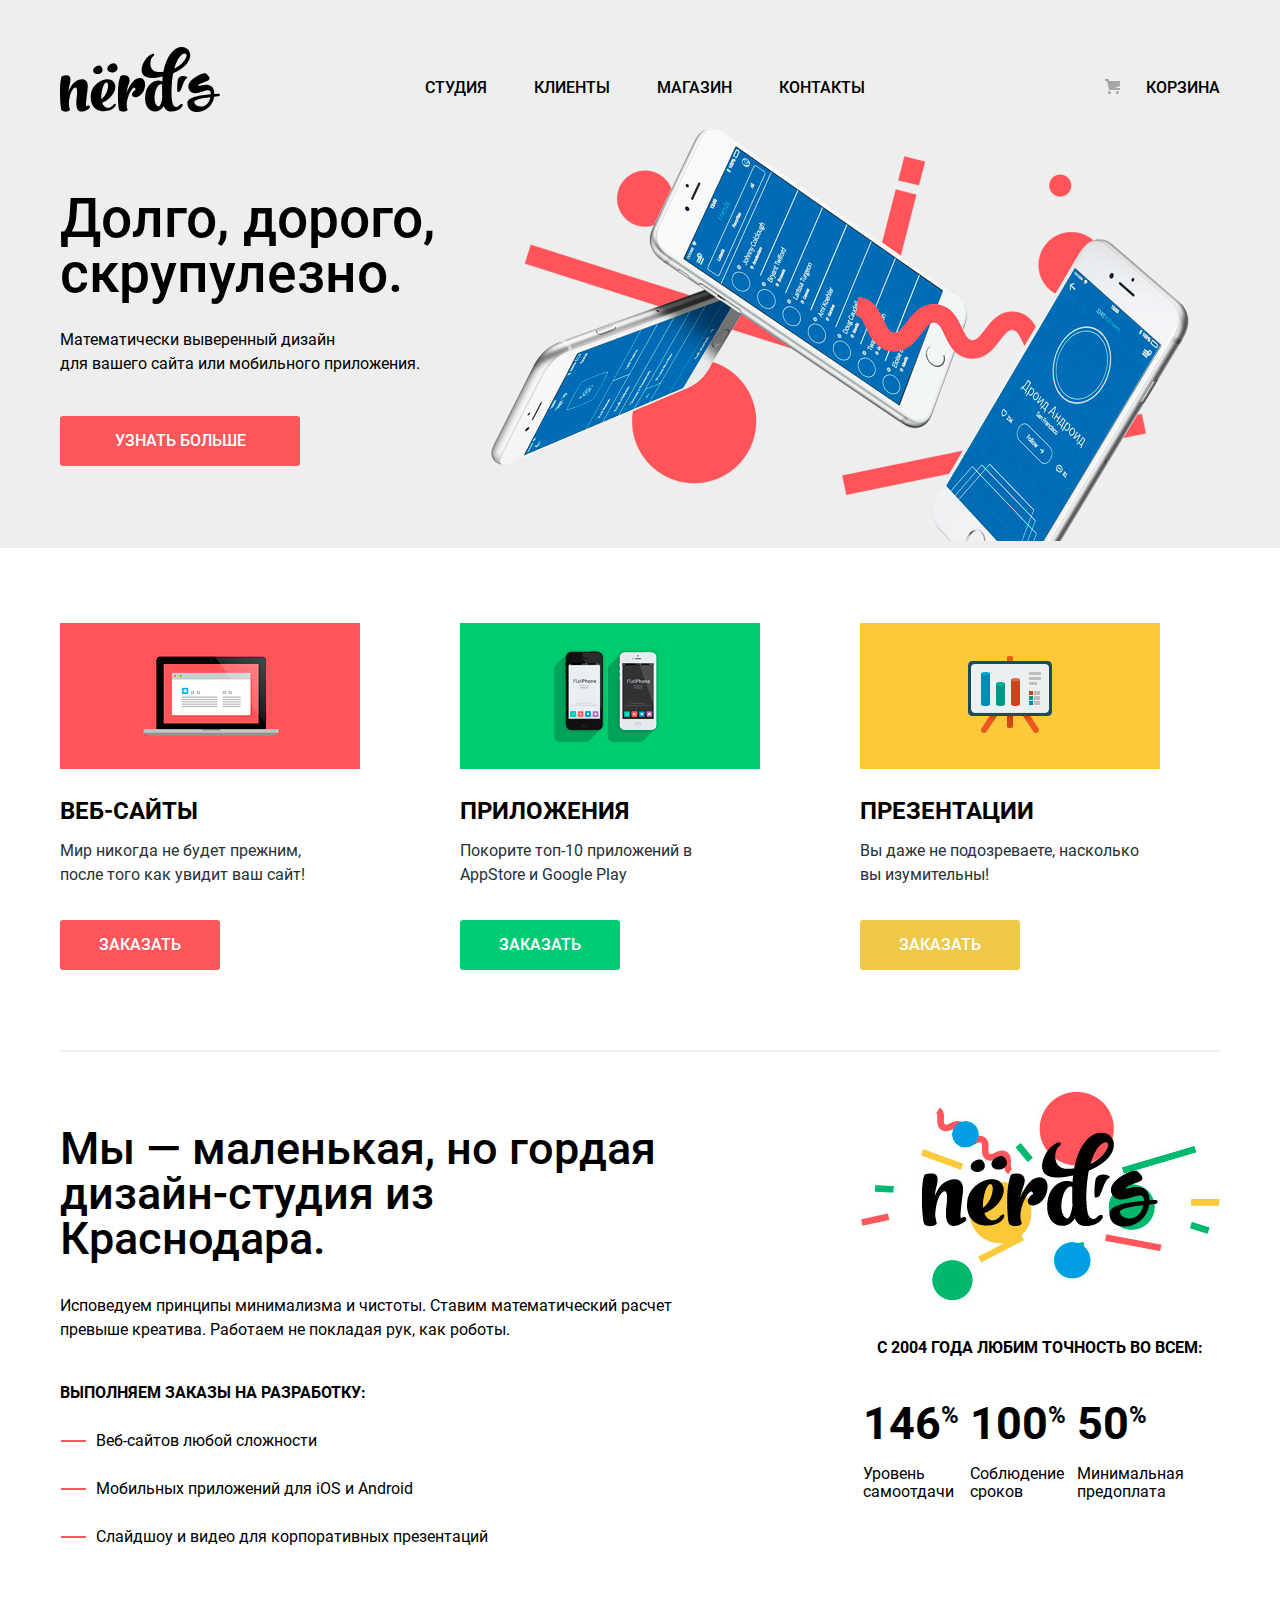
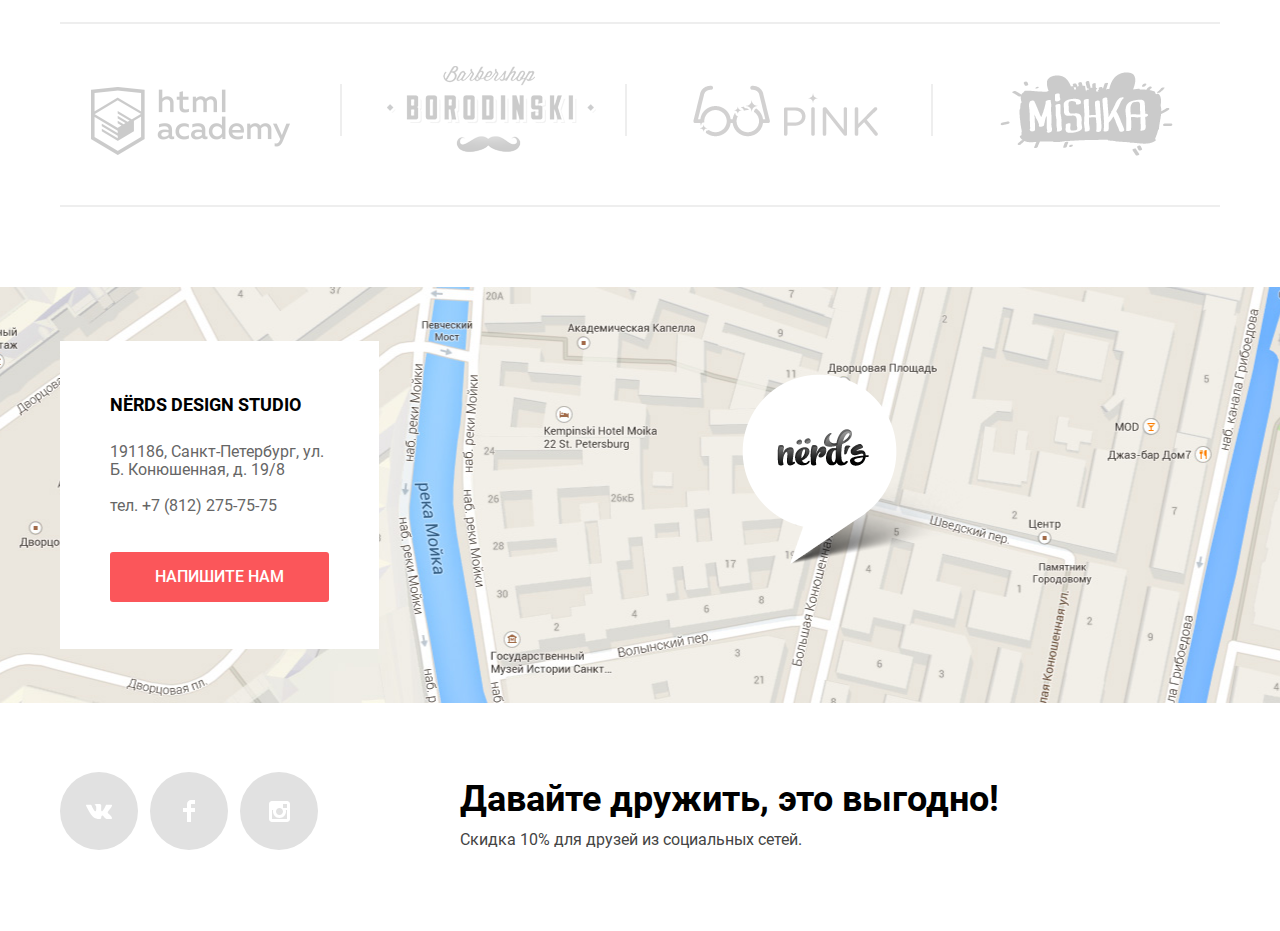
<file: index.html>
<!DOCTYPE html>
<html lang="ru">
<head>
  <meta charset="utf-8">
  <title>Nerds-главная страница</title>
  <link rel="stylesheet" href="css/normalize.css">
  <link rel="stylesheet" href="css/style.css">
</head>
<body>
<header class="main-header">
  <div class="main-wrapper header-container">
  <a class="main-logo">
    <img src="img/nerds-logo.svg" alt="Логотип 'Nerds'" width="160" height="65">
  </a>
  <div class="header-top">
    <nav class="main-nav">
      <ul class="main-nav-list">
        <li><a href="#">Студия</a></li>
        <li><a href="#">Клиенты</a></li>
        <li><a href="catalog.html">Магазин</a></li>
        <li><a href="#">Контакты</a></li>
      </ul>
    </nav>
    <a class="cart-link" href="#">Корзина</a> 
  </div>
  </div>
 </header>
<main class="main-container">
  <div class="feature-slider">
    <ul class="main-wrapper">
      <li class="feature feature-1 feature-show">
        <div class="text">
          <b class="lead">Долго, дорого,
            скрупулезно.</b>
          <p>Математически выверенный дизайн<br>
            для вашего сайта или мобильного приложения.</p>
          <a class="btn btn-red see-more" href="#">Узнать больше</a>
        </div>
        <div class="image-container">
          <img src="img/slider/slide1.png" alt="Картинка к слайдеру 1" width="698" height="413">
        </div>
      </li>
      <li class="feature feature-2">
        <div class="text">
          <b class="lead"><span class="text-no-wrap">Любим математику</span> как никто другой</b>
          <p>Никакого креатива, только математические формулы<br>
            для расчета идеальных пропорций.</p>
          <a class="btn btn-red see-more" href="#">Узнать больше</a>
        </div>
        <div class="image-container">
          <img src="img/slider/slide2.png" alt="Картинка к слайдеру 2" width="663" height="430">
        </div>
      </li>
      <li class="feature feature-3">
        <div class="text">
          <b class="lead">Только ночь, <span class="text-no-wrap">только хардкор</span></b>
          <p>Работать днем, как все? Мы против этого.<br>
            Ближе к полуночи работа только начинается.</p>
          <a class="btn btn-red see-more" href="#">Узнать больше</a>
        </div>
        <div class="image-container">
          <img src="img/slider/slide3.png" alt="Картинка к слайдеру 3" width="759" height="411">
        </div>
      </li>
    </ul>
  </div>
  <div class="main-content-wrapper main-wrapper">
    <h1 class="visually-hidden">Дизайн-студия 'Nerds'</h1> 
    <section class="services">
      <h2 class="visually-hidden">Услуги</h2>
      <ul class="service-list">
        <li>
          <article class="service">
            <div class="website"></div>
            <h3 class="service-title">Веб-сайты</h3>
            <p>Мир никогда не будет прежним, после того как увидит ваш сайт!</p>
            <a class="btn btn-red" href="#">Заказать</a>
          </article>
        </li>
        <li>
          <article class="service">
            <div class="apps"></div>
            <h3 class="service-title">Приложения</h3>
            <p>Покорите топ-10 приложений в AppStore и Google Play</p>
            <a class="btn btn-green" href="#">Заказать</a>
          </article>
        </li>
        <li>
          <article class="service">
            <div class="presentations"></div>
            <h3 class="service-title">Презентации</h3>
            <p>Вы даже не подозреваете, насколько вы изумительны!</p>
            <a class="btn btn-yellow" href="#">Заказать</a>
          </article>
        </li>
      </ul>
    </section>
  
  
  
    <section class="company-description">
      <h2 class="visually-hidden">Описание компании</h2>
      <div class="desc">
        <b class="lead">Мы — маленькая, но гордая дизайн-студия из Краснодара.</b>
        <p>Исповедуем принципы минимализма и чистоты. Ставим математический расчет
          превыше креатива. Работаем не покладая рук, как роботы.</p>
        <b class="order-types-header">Выполняем заказы на разработку:</b>
        <ul class="order-types">
          <li>Веб-сайтов любой сложности</li>
          <li>Мобильных приложений для iOS и Android</li>
          <li>Слайдшоу и видео для корпоративных презентаций</li>
        </ul>
      </div>
      <div class="features">
        <div class="features-wrapper">
          <h3>С 2004 года любим точность во всем:</h3>
          <table>
            <tbody>
            <tr>
              <td>146<span class="percent">%</span></td>
              <td>100<span class="percent">%</span></td>
              <td>50<span class="percent">%</span></td>
            </tr>
            </tbody>
            <tfoot>
            <tr>
              <th>Уровень самоотдачи</th>
              <th>Соблюдение сроков</th>
              <th>Минимальная предоплата</th>
            </tr>
            </tfoot>
          </table>
        </div>
      </div>
    </section>
    <section class="projects">
      <h2 class="visually-hidden">Наши проекты</h2>
      <ul>
        <li>
          <a class="project-link htmlacademy" href="https://htmlacademy.ru/intensive/htmlcss">
            <img class="htmlacademy-logo" src="img/brands/htmlacademy-logo.png" alt="HTML Academy" width="199" height="68">
          </a>
        </li>
        <li>
          <a class="project-link borodinski" href="#">
            <img src="img/brands/borodinski-logo.png" alt="Barbershop Borodinski" width="209" height="90">
          </a>
        </li>
        <li>
          <a class="project-link pink" href="#">
            <img src="img/brands/pink-logo.png" alt="PINK" width="185" height="52">
          </a>
        </li>
        <li>
          <a class="project-link mishka" href="#">
            <img class="mishka-logo" src="img/brands/mishka-logo.png" alt="Mishka" width="173" height="84">
          </a>
        </li>
      </ul>
    </section>
  </div>
</main>
<section class="location">
  <h2 class="visually-hidden">Расположение</h2>
  <div class="content-container main-wrapper">
    <img class="marker" src="img/nerds-map-marker.png" alt="Метка" width="231" height="190">
    <section class="contacts">
      <h2 class="visually-hidden">Контакты</h2>
      <b class="name">Nёrds design studio</b>
      <p class="address">191186, Санкт-Петербург,
         ул. Б. Конюшенная, д. 19/8</p>
      <p class="phone-number">тел. +7 (812) 275-75-75</p>
      <a class="btn btn-red contact-us" href="contacts.html">Напишите нам</a>
    </section>
  </div>
</section>
<footer class="page-footer main-wrapper">
  <h2 class="visually-hidden">Социальные сети</h2>
  <ul class="links">
    <li>
      <a aria-label="Нёрдс Вконтакте" class="vk" href="http://vk.com"><span class="text-hidden">Вконтакте</span></a>
    </li>
    <li>
      <a aria-label="Нёрдс на Facebook" class="facebook" href="http://facebook.com"><span class="text-hidden">Facebook</span></a>
    </li>
    <li>
      <a aria-label="Нёрдс в Instagram" class="instagram" href="http://instagram.com"><span class="text-hidden">Instagram</span></a>
    </li>
  </ul>
  <div class="partnership">
    <p class="partnership-slogan">Давайте дружить, это выгодно!</p>
    <p class="partnership-text">Скидка 10% для друзей из социальных сетей.</p>
  </div>
</footer>
  <section class="contact-us-popup">
    <div class="contact-us-popup-header">
      <h2>Напишите нам</h2>
      <button class="close" type="button"><span class="text-hidden">Закрыть</span></button>
    </div>
    <form class="contact-form" action="https://echo.htmlacademy.ru" method="post">
      <fieldset>
        <div class="name-and-email-wrapper">
        <div class="contact-us-field">
          <label for="contact-form-name">Ваше имя:</label>
          <input type="text" id="contact-form-name" name="name" placeholder="Имя Фамилия">
        </div>
        <div class="contact-us-field">
          <label for="contact-form-email">Ваш e-mail:</label>
          <input type="email" id="contact-form-email" name="email" placeholder="email@example.com">
        </div>
        </div>
        <div class="contact-us-field text">
          <label for="contact-form-text">Текст письма:</label>
          <textarea id="contact-form-text" name="text" cols="30" rows="5" placeholder="В свободной форме"></textarea>
        </div>
      </fieldset>
      <button class="btn btn-red" type="submit">Отправить</button>
    </form>
  </section>
  <script src="js/popup.js"></script>
</body>
</html>
</file>
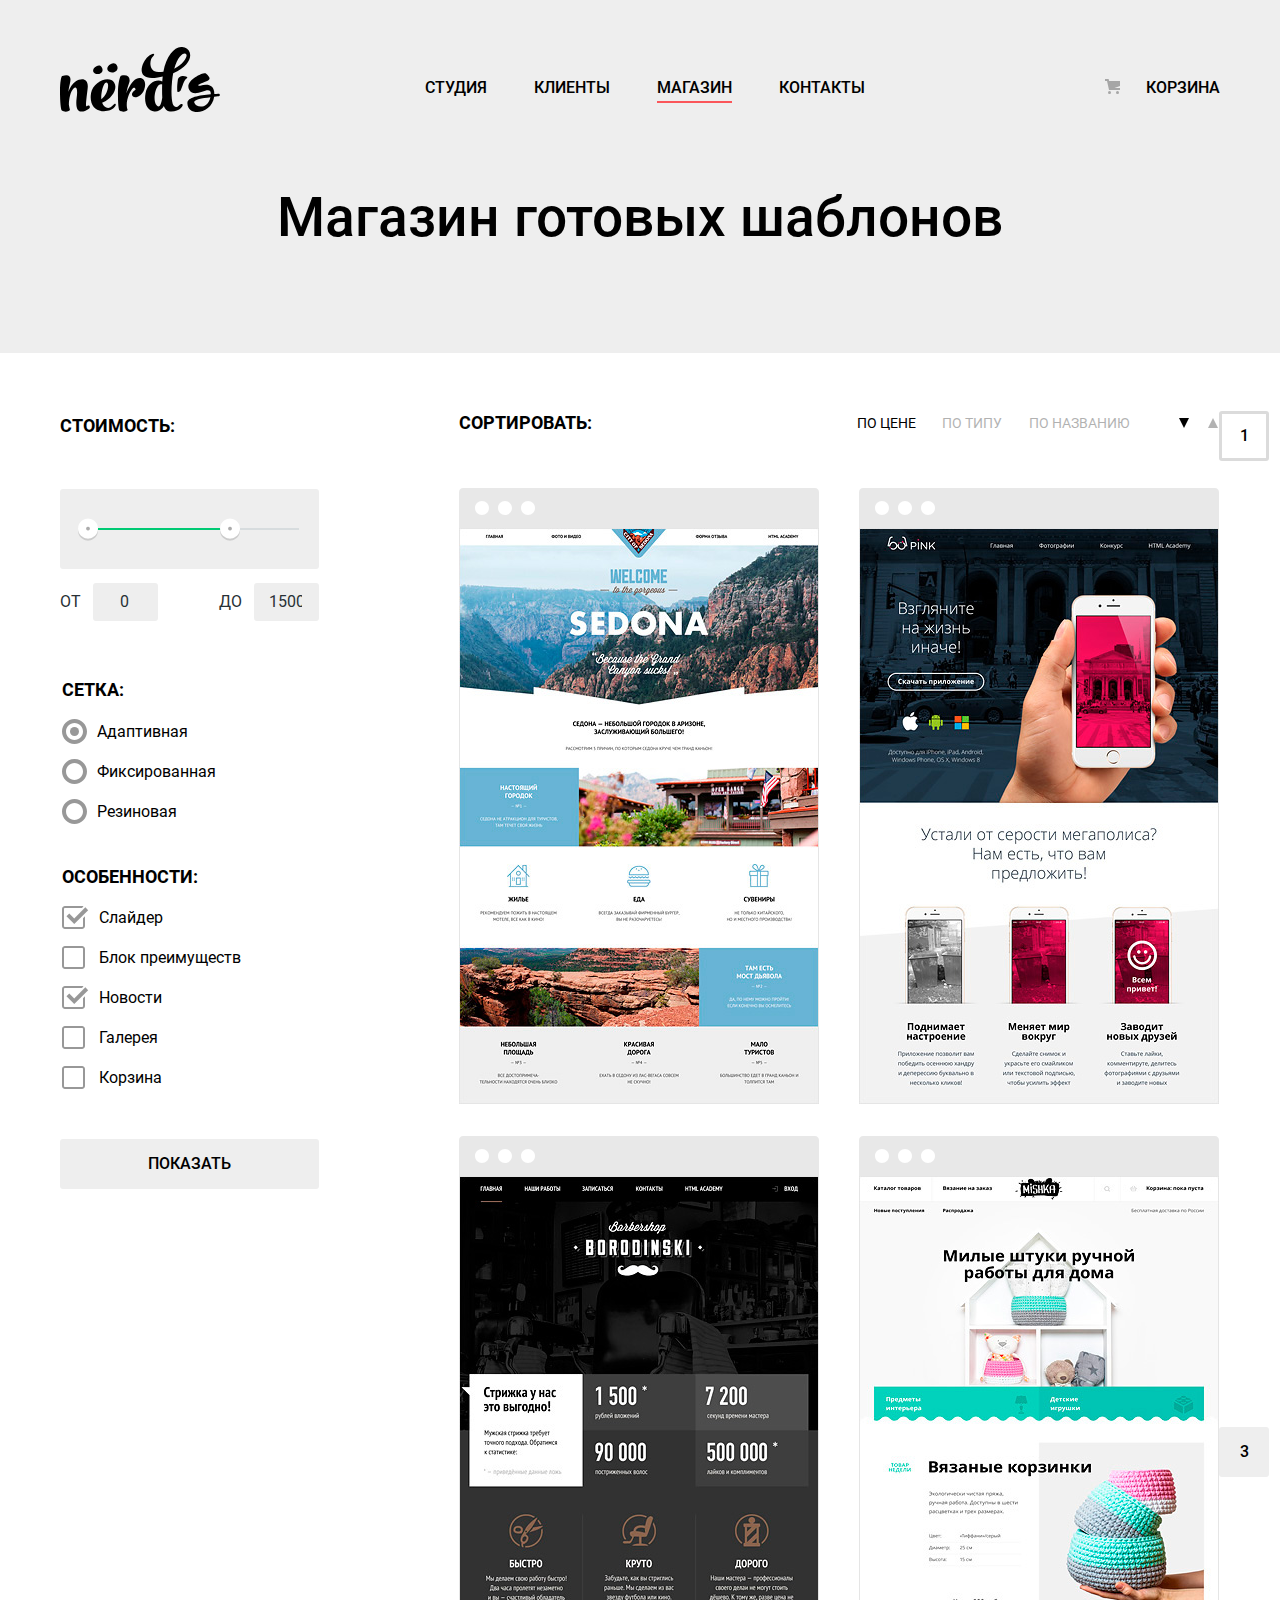
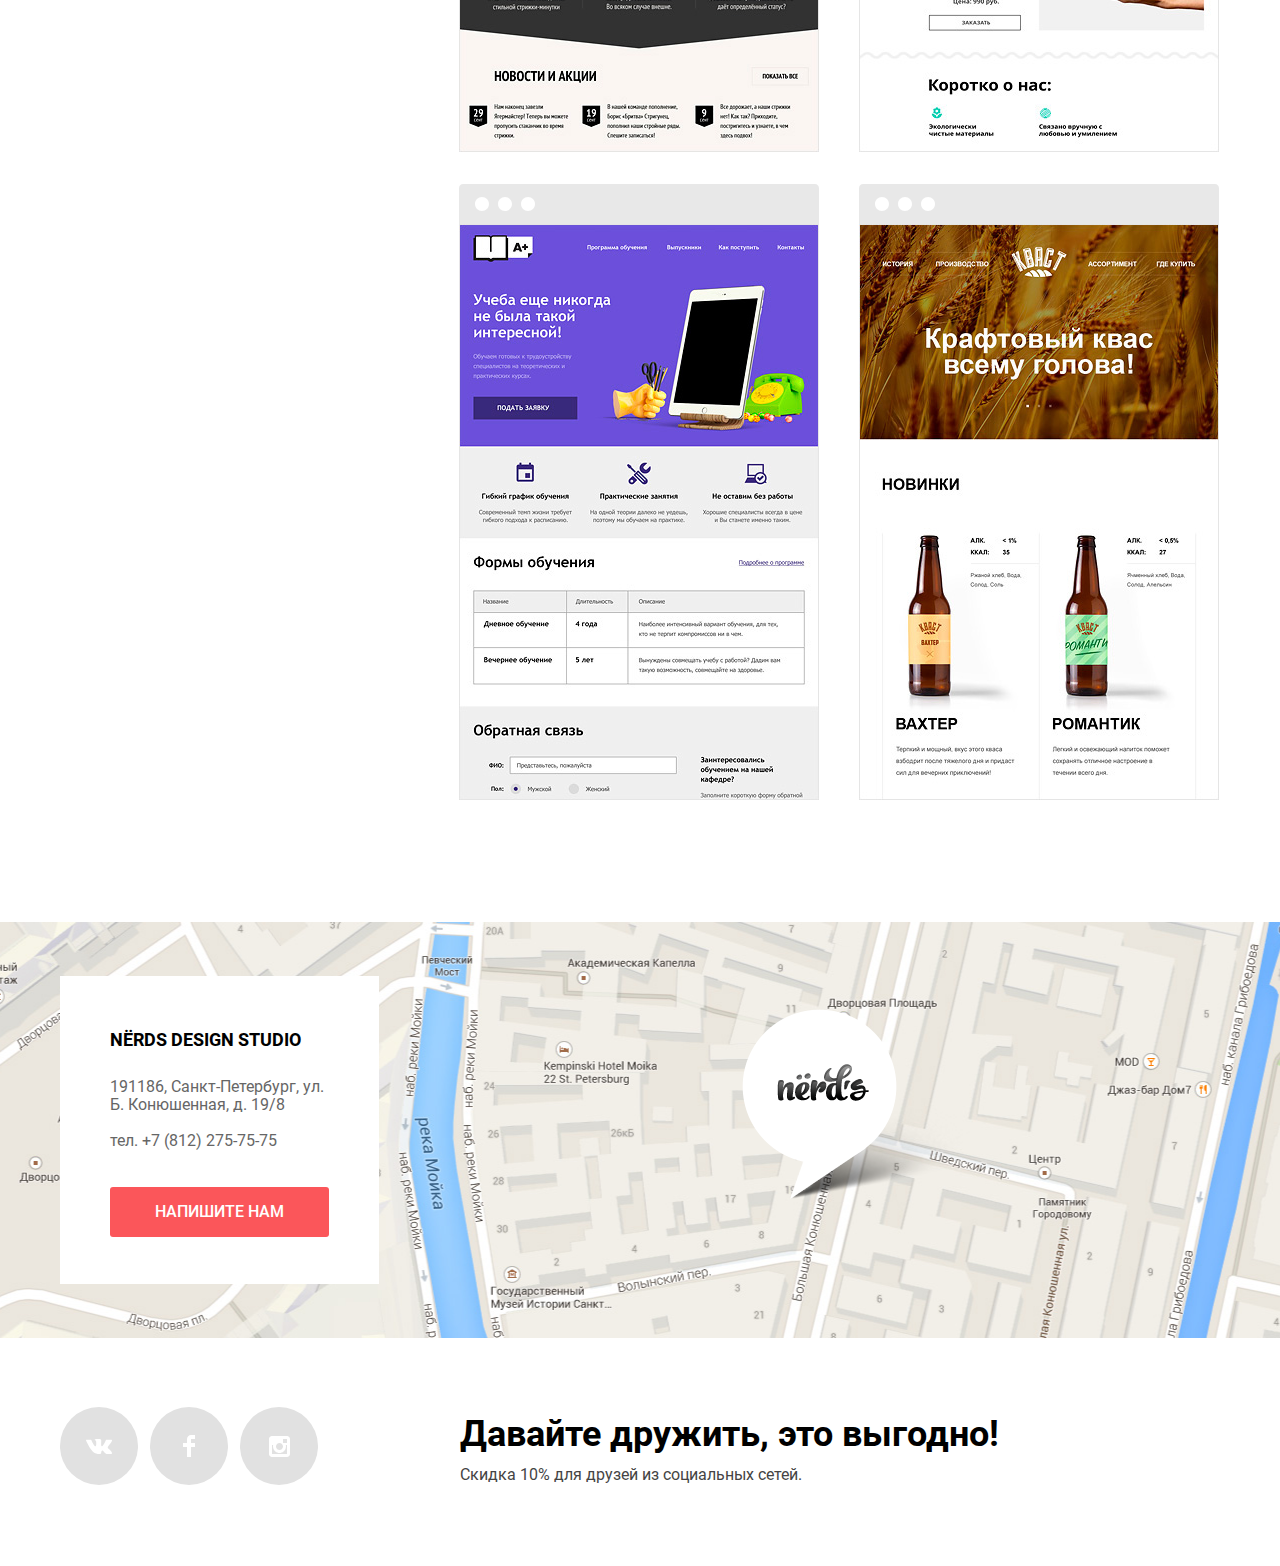
<file: catalog.html>
<!DOCTYPE html>
<html lang="ru">
<head>
  <meta charset="utf-8">
  <title>Nerds-магазин</title>
  <link rel="stylesheet" href="#">
  <link rel="stylesheet" href="css/normalize.css">
  <link rel="stylesheet" href="css/style.css">
</head>

<body>
  <header class="main-header">
    <div class="main-wrapper header-container">
    <a class="main-logo" href="index.html">
      <img src="img/nerds-logo.svg" alt="Логотип 'Nerds'" width="160" height="65">
    </a>
    <div class="header-top">
      <nav class="main-nav">
        <ul class="main-nav-list">
          <li><a href="#">Студия</a></li>
          <li><a href="#">Клиенты</a></li>
          <li><a class="active" href="#">Магазин</a></li>
          <li><a href="#">Контакты</a></li>
        </ul>
      </nav>
      <a class="cart-link" href="#">Корзина</a> 
    </div>
    </div>
  </header>
   
<main class="main-container">
  <h1 class="main-title">Магазин готовых шаблонов</h1>
  <div class="main-content-wrapper main-wrapper">
    <div class="catalog">
      <h2 class="visually-hidden">Фильтр</h2>
      <div class="filter">
      <form class="filter-form">
        <fieldset class="filter-group cost">
          <legend>Стоимость:</legend>
          <div class="cost-range">
            <div class="range-line-wrapper">
              <span class="left-range-line"></span>
              <span class="middle-range-line"></span>
              <span class="right-range-line"></span>
            </div>
            <span class="cost-from-slider-handle"></span>
            <input class="cost-from-slider" id="cost-from-slider" type="hidden" value="0">
            <span class="cost-to-slider-handle"></span>
            <input class="cost-to-slider" id="cost-to-slider" type="hidden" value="15000">
          </div>
          <div class="cost-wrapper">
            <div class="cost-group">
              <label for="cost-from">От </label>
              <input id="cost-from" type="number" name="cost-from" value="0" min="0" max="22999">
            </div>
            <div class="cost-group">
              <label for="cost-to">До </label>
              <input id="cost-to" type="number" name="cost-to" value="15000" min="1" max="23000">
            </div>
          </div>
        </fieldset>
        <fieldset class="filter-helper-grid">
        <legend class="filter-helper-title">Сетка:</legend>
          <ul class="filter-grid-items">
            <li class="filter-option">
              <label class="radio-label">
                <input class="radio" type="radio" name="grid-item" value="adaptive" checked>
                <span class="fake-radio"></span>
                Адаптивная
              </label>
            </li>
            <li class="filter-option">
              <label class="radio-label">
                <input class="radio" type="radio" name="grid-item" value="fixed">
                <span class="fake-radio"></span>
                Фиксированная
              </label>
            </li>
            <li class="filter-option">
              <label class="radio-label">
                <input class="radio" type="radio" name="grid-item" value="flex">
                <span class="fake-radio"></span>
                Резиновая
              </label>
            </li>
          </ul>
        </fieldset>
        <fieldset class="filter-helper-features">
          <legend class="filter-helper-title">Особенности:</legend>
          <ul class="filter-features-items">
            <li class="filter-option">
              <label class="checkbox-label">
                <input class="checkbox" type="checkbox" name="feature-item" checked>
                <span class="fake-checkbox"></span>
                Слайдер
              </label>
            </li>
            <li class="filter-option">
              <label class="checkbox-label">
                <input class="checkbox" type="checkbox"> 
                <span class="fake-checkbox"></span>
                Блок преимуществ
              </label>
            </li>
            <li class="filter-option">
              <label class="checkbox-label">
                <input class="checkbox" type="checkbox" checked> 
                <span class="fake-checkbox"></span>
                Новости
              </label>
            </li>
            <li class="filter-option">
              <label class="checkbox-label">
                <input class="checkbox" type="checkbox"> 
                <span class="fake-checkbox"></span>
                Галерея
              </label>
            </li>
            <li class="filter-option">
              <label class="checkbox-label">
                <input class="checkbox" type="checkbox"> 
                <span class="fake-checkbox"></span>
                Корзина
              </label>
            </li>
          </ul>
        </fieldset>
        <button class="btn btn-grey filter-submit" type="submit">Показать</button>
      </form>
    </div>
  
      <section class="products">
        <section class="sort">
          <h3>Сортировать:</h3>
          <ul>
            <li>
              <a class="btn-sort active" href="#">По цене</a>
            </li>
            <li>
              <a class="btn-sort" href="#">По типу</a>
            </li>
            <li>
              <a class="btn-sort" href="#">По названию</a>
            </li>
          </ul>
          <div class="sort-wrapper">
            <a class="btn-sort-desc active" href="#"><span class="text-hidden">По убыванию</span></a>
            <a class="btn-sort-asc" href="#"><span class="text-hidden">По возрастанию</span></a>
          </div>
        </section>
        <h3 class="visually-hidden">Список товаров</h3>
          <section class="product-list">
          <ul>
            <li>
              <img class="browser-header" src="img/browser.svg" width="360" height="40" alt="Шапка карточки товара">
              <img class="product-photo" src="img/catalog-items/sedona.jpg" alt="Шаблон 'Sedona'" width="360" height="576">
              <section class="product-popup-info">
                <h4 class="product-title"><a href="#">Sedona</a></h4>
                <p class="caption">Информационный сайт для туристов</p>
                <a class="btn btn-red">9 900 руб.</a>
              </section>
            </li>
            <li>
              <img class="browser-header" src="img/browser.svg" width="360" height="40" alt="Шапка карточки товара">
              <img src="img/catalog-items/pink.jpg" alt="Шаблон 'PINK'" width="360" height="576" >
              <section class="product-popup-info">
                <h4 class="product-title"><a href="#">PINK APP</a></h4>
                <p class="caption">Продуктовый лендинг приложения для iOS и Andriod</p>
                <a class="btn btn-red">9 900 руб.</a>
              </section>
            </li>
            <li>
              <img class="browser-header" src="img/browser.svg" width="360" height="40" alt="Шапка карточки товара">
              <img src="img/catalog-items/barbershop.jpg" alt="Шаблон 'Barbershop Borodinski'" width="360" height="576">
              <section class="product-popup-info">
                <h4 class="product-title"><a href="#">Barbershop</a></h4>
                <p class="caption">Сайт салона красоты. Для мужчин, да.</p>
                <a class="btn btn-red">9 900 руб.</a>
              </section>
            </li>
            <li>
              <img class="browser-header" src="img/browser.svg" width="360" height="40" alt="Шапка карточки товара">
              <img src="img/catalog-items/mishka.jpg" alt="Шаблон 'Mishka'" width="360" height="576">
              <section class="product-popup-info">
                  <h4 class="product-title"><a href="#">Mishka</a></h4>
                  <p class="caption">Интернет-магазин вязаных игрушек</p>
                  <a class="btn btn-red">9 900 руб.</a>
              </section>
            </li>
            <li>
              <img class="browser-header" src="img/browser.svg" width="360" height="40" alt="Шапка карточки товара">
              <img src="img/catalog-items/aplus.jpg" alt="Шаблон 'Aplus'" width="360" height="576">
              <section class="product-popup-info">
                <h4 class="product-title"><a href="#">A plus</a></h4>
                <p class="caption">Лендинг курсов повышения квалификации</p>
                <a class="btn btn-red">9 900 руб.</a>
              </section>
            </li>
            <li>
              <img class="browser-header" src="img/browser.svg" width="360" height="40" alt="Шапка карточки товара">
              <img src="img/catalog-items/kvast.jpg" alt="Шаблон 'Кваст'" width="360" height="576"> 
              <section class="product-popup-info">
                <h4 class="product-title"><a href="#">Кваст</a></h4>
                <p class="caption">Промо-сайт производителя крафтового кваса</p>
                <a class="btn btn-red">9 900 руб.</a>
              </section>
            </li>
          </ul>
      </section>
      </section>
      <section class="pagination">
        <h3 class="visually-hidden">Пагинация</h3>
        <ul>
          <li>
            <a class="btn btn-grey page active" href="#">1</a>
          </li>
          <li>
            <a class="btn btn-grey page" href="#">2</a>
          </li>
          <li>
            <a class="btn btn-grey page" href="#">3</a>
          </li>
        </ul>
        <a class="btn btn-grey next-page" href="#">Следующая</a>
      </section>
    </div>
  </div>
</main>
<section class="location">
  <h2 class="visually-hidden">Расположение</h2>
  <div class="content-container main-wrapper">
    <img class="marker" src="img/nerds-map-marker.png" alt="Метка" width="231" height="190">
    <section class="contacts">
      <h2 class="visually-hidden">Контакты</h2>
      <b class="name">Nёrds design studio</b>
      <p class="address">191186, Санкт-Петербург,
         ул. Б. Конюшенная, д. 19/8</p>
      <p class="phone-number">тел. +7 (812) 275-75-75</p>
      <a class="btn btn-red contact-us" href="contacts.html">Напишите нам</a>
    </section>
  </div>
</section>
<footer class="page-footer main-wrapper">
  <h2 class="visually-hidden">Социальные сети</h2>
  <ul class="links">
    <li>
      <a aria-label="Нёрдс Вконтакте" class="vk" href="http://vk.com"><span class="text-hidden">Вконтакте</span></a>
    </li>
    <li>
      <a aria-label="Нёрдс на Facebook" class="facebook" href="http://facebook.com"><span class="text-hidden">Facebook</span></a>
    </li>
    <li>
      <a aria-label="Нёрдс в Instagram" class="instagram" href="http://instagram.com"><span class="text-hidden">Instagram</span></a>
    </li>
  </ul>
  <div class="partnership">
    <p class="partnership-slogan">Давайте дружить, это выгодно!</p>
    <p class="partnership-text">Скидка 10% для друзей из социальных сетей.</p>
  </div>
</footer>
  <section class="contact-us-popup">
      <div class="contact-us-popup-header">
        <h2>Напишите нам</h2>
        <button class="close" type="button"><span class="text-hidden">Закрыть</span></button>
      </div>
      <form class="contact-form" action="https://echo.htmlacademy.ru" method="post">
        <fieldset>
          <div class="name-and-email-wrapper">
          <div class="contact-us-field">
            <label for="contact-form-name">Ваше имя:</label>
            <input type="text" id="contact-form-name" name="name" placeholder="Имя Фамилия">
          </div>
          <div class="contact-us-field">
            <label for="contact-form-email">Ваш e-mail:</label>
            <input type="email" id="contact-form-email" name="email" placeholder="email@example.com">
          </div>
          </div>
          <div class="contact-us-field text">
            <label for="contact-form-text">Текст письма:</label>
            <textarea id="contact-form-text" name="text" cols="30" rows="5" placeholder="В свободной форме"></textarea>
          </div>
        </fieldset>
        <button class="btn btn-red" type="submit">Отправить</button>
      </form>
    </section>
    <script src="js/popup.js"></script>
</body>
</html>
</file>
<file: css/style.css>
/* Roboto Regular */
@font-face {
  font-family: 'Roboto';
  font-style: normal;
  font-weight: 400;
  src: local('Roboto'), local('Roboto-Regular'), url('../fonts/Roboto-Regular.woff2') format('woff2'),
  url('../fonts/Roboto-Regular.woff') format('woff');
}
  
  /* Roboto Medium */
@font-face {
  font-family: 'Roboto';
  font-style: normal;
  font-weight: 500;
  src: local('Roboto Medium'), local('Roboto-Medium'), url('../fonts/Roboto-Medium.woff2') format('woff2'),
  url('../fonts/Roboto-Medium.woff') format('woff');
}
  
  /* Roboto Bold */
@font-face {
  font-family: 'Roboto';
  font-style: normal;
  font-weight: 700;
  src: local('Roboto Bold'), local('Roboto-Bold'), url('../fonts/Roboto-Bold.woff2') format('woff2'),
  url('../fonts/Roboto-Bold.woff') format('woff');
}

/* Общие элементы */
html {
  box-sizing: border-box;
}

*,*::after,
*::before {
  box-sizing: inherit;
}


body {
  font-family: 'Roboto', Arial, sans-serif;
  min-width: 1200px;
  font-size: 16px;
  line-height: 24px;
  font-weight: 400;
  color: #000000;
  background-color: #ffffff;
  margin: 0 auto;
}

.main-container ul {
  list-style: none;
}

.main-container hr.last-hr {
  margin-bottom: 80px;
}

.main-wrapper {
  width: 1160px;
  margin: 0 auto;
}

a {
  text-decoration: none;
  text-transform: uppercase;
  color: #000000;
 }

li {
  list-style: none;
}

.text-hidden {
  font-size: 0;
}

.visually-hidden {
  position: absolute;
  width: 1px;
  height: 1px;
  border: 0;
  padding: 0;
  clip: rect(0 0 0 0);
  overflow: hidden;
}

.btn {
  cursor: pointer;
  display: block;
  border: none;
  border-radius: 3px;
  color: #ffffff;
  line-height: 18px;
  font-weight: 500;
  text-align: center;
  text-transform: uppercase;
  width: 160px;
  padding-top: 16px;
  padding-bottom: 16px;
}

.btn:active{
  color: rgba(255, 255, 255, 0.3);
}

.btn.btn-red.see-more {
  width: 240px;
  font-size: 16px;
}

.btn.btn-red {
  background-color: #fb565a;
} 

.btn.btn-red:hover {
  background-color: #e74246;
}

.btn.btn-red:active {
  background-color: #d7373b;
}

.btn.btn-green {
  background-color: #00ca74;
}

.btn.btn-green:hover {
  background-color: #00bc6c;
}

.btn.btn-green:active {
  background-color: #00aa62;
}

.btn.btn-yellow {
  background-color:  #efc84a;
}

.btn.btn-yellow:hover {
  background-color:  #eab534;
}

.btn.btn-yellow:active {
  background-color:  #e5a722;
}

.btn.btn-grey {
  color: #000000;
  background-color: #eeeeee;
}

.btn.btn-grey:hover {
  background-color: #dfdfdf;
}

.btn.btn-grey:active {
  color: rgba(0, 0, 0, 0.302);
  background-color: #d5d5d5;
}

/* Шапка */
.main-logo{
  margin-right: 205px;
}

.main-logo img:hover {
    opacity: 0.8;
}

.main-nav a.active::after {
  display: block;
  position: relative;
  top: 5px;
  content: '';
  width: 100%;
  height: 2px;
  margin-top: -2px;
  background-color: #fb565a;
}

.main-logo img:active {
  opacity: 0.3;
}

.header-container {
  display: flex;
  align-items: center;
}

.main-header {
  font-weight: 500;
  font-size: 18px;
  background-color: #eeeeee;
  padding-top: 47px;
}

.header-top {
  display: flex;
  flex-grow: 1;
  justify-content: space-between;
  align-items: center;
  margin-top: 10px;
}

.main-nav-list {
  font-size: 16px;
  display: flex;
  flex-wrap: wrap;
  justify-content: space-between;
  /* margin-top: 30px; */
  padding: 0;
}

.main-nav {
  width: 440px;
  margin-right: 212px;
}

.header-top a:hover {
  color:#fb565a;
}

.header-top a:active {
  opacity: 0.3;
}

.main-nav a {
  display:block;
  font-style: normal;
  line-height: 20px;
  text-decoration: uppercase; 
}

.main-header .cart-link {
  width: 115px;
  text-align: right;
  font-size: 16px;
  background-image: url('../img/icons/cart-icon.svg');
  background-repeat: no-repeat;
  background-position: 0 3px;
}

.feature-slider {
  height: 430px;
  background-color: #eeeeee;
}

.feature-slider ul {
  display: flex;
  /* width: 1120px; */
  padding: 0;
  overflow: hidden;
}

.feature-slider .lead,
.main-header h1 {
  font-size: 55px;
  line-height: 55px;
  font-weight: 500;
}

.feature {
  display: flex;
  justify-content: space-between;
  min-width: 1179px;
}

.feature .text {
  margin-top: 73px;
}

.feature p {
  font-size: 16px;
  font-weight: normal;
  margin-top: 27px;
  margin-bottom: 40px;
}

.feature .image-container {
  margin-right: 50px;
  margin-top: 10px;
}

/* Основная часть */

.services {
  padding: 75px 0 30px;
  border-bottom: 2px solid #eeeeee;
}

.service-list {
  display: flex;
  flex-wrap: wrap;
  margin: 0;
  padding: 0;
}

.service-list li {
  width: 300px; 
  margin-right: 100px;
  margin-bottom: 50px; 
}

.service-list li:nth-child(3n){
  margin-right: 0;
}

.website {
  width: 300px;
  height: 146px;
  background-image: url('../img/services/website.jpg');
}

.apps {
  width: 300px;
  height: 146px;
  background-image: url('../img/services/apps.jpg');
}

.presentations {
  width: 300px;
  height: 146px;
  background-image: url('../img/services/presentation.jpg');
}

.service-title {
  margin-top: 30px;
  font-size: 24px;
  text-transform: uppercase;
}

.service p {
  width: 280px;
  margin: -8px 0 33px 0;
  color: #283136;
}

.company-description {
  display: flex;
  justify-content: space-between;
  padding-top: 40px;
  padding-bottom: 73px;
  border-bottom: 2px solid #eeeeee;
}

.company-description .desc {
  min-width: 650px;
  margin-top: 34px;
  margin-right: 150px;
}

.company-description .lead {
  min-width: 650px;
  font-size: 45px;
  line-height: 45px;
  font-weight: 500;
}

.company-description p {
  margin-top: 33px;
  margin-bottom: 39px;
}

.company-description .order-types-header {
  display: block;
  margin-bottom: 24px;
}

.company-description .order-types {
  padding: 0;
  margin: 0;
}

.company-description li {
  margin-top: 24px;
}

.company-description li::before {
  display: inline-block;
  vertical-align: center;
  content: '';
  width: 25px;
  height: 2px;
  margin-left: 1px;
  margin-right: 10px;
  margin-bottom: 4px;
  background-color: #fb565a;
}

.company-description .order-types-header,
.company-description h3 {
  font-weight: 700;
  text-transform: uppercase;
}

.company-description h3 {
  font-size: 16px;
  text-align: center;
}

.company-description .features {
  position: relative;
  min-width: 360px;
  margin-right: 5px;
  background-image: url('../img/nerds-color-logo.jpg');
  background-repeat: no-repeat;
}
.features-wrapper {
  margin-top: 244px;
}

.features-wrapper h3 {
  margin-bottom: 15px;
}

.features-wrapper table {
  height: 129px;
}

.features-wrapper tfoot {
  margin-top: 10px;
}

.features-wrapper th {
  line-height: 18px;
  font-weight: 400;
  text-align: left;
}

.features-wrapper td {
  font-size: 45px;
  line-height: 10.06px;
  font-weight: 700;
  width: 105px;
}

.features-wrapper .percent {
  font-size: 24px;
  vertical-align: super;
}

.projects {
  padding-top: 21px;
  padding-bottom: 28px;
  border-bottom: 2px solid #eeeeee;
}

.projects ul {
  display: flex;
  /* flex-wrap: wrap; */
  align-items: center;
  justify-content: space-between;
  padding: 0;
}

.projects li {
  display: flex;
  position: relative;
  align-items: center;
  width: 260px;
  height: 100px;
  padding: 20px;
}

.projects li:first-child {
  width: 260px;
}

.projects li:nth-child(4) {
  width: 240px;
}

.projects li::after {
  content: '';
  display: block;
  width: 2px;
  height: 52px;
  background: #eeeeee;
  position: absolute;
  right: 0px;
  top: 50%;
  margin-top: -27px;
}

.projects li:first-child::after {
  right: -22px;
}

.projects li:nth-child(4n)::after {
  display: none;
}

.htmlacademy-logo {
  margin-bottom: -20px;
  margin-left: 11px;
  min-width: 199px;
}

.barber

.project-link img {
  max-width: 100%;
  height: auto;
}

.mishka-logo {
  margin-bottom: -6px;
}

.project-link {
  display: flex;
  justify-content: center;
  align-items: center;
  opacity: 0.2;
  background-repeat: no-repeat;
}

.project-link:hover {
  opacity: 1;
}

.project-link:active {
  opacity: 0.1;
}

.project-link img {
  max-width: 100%;
  height: auto;
}

.location {
  position: relative;
  display: block;
  height: 416px;
  background-image: url('../img/map.jpg');
  background-repeat: no-repeat;
  background-size: cover;
  background-position: 49% 32%;
  max-width: 1440px;
  margin: 80px auto 0 auto;
}

.location .marker {
  display: block;
  position: absolute;
  bottom: 0;
  top: 21%;
  left: 58%;
}
.contacts {
  position: absolute;
  top: 54px;
  width: 319px;
  /* margin: 54px 0px 54px 80px; */
  padding: 49px 50px 47px 50px;
  background-color: #ffffff;
  box-sizing: border-box;
}

.contacts .name {
  display: block;
  font-size: 18px;
  line-height: 30px;
  font-weight: 700;
  text-transform: uppercase;
  margin-bottom: 23px;
}

.contacts .address,
.contacts .phone-number {
  color: #666666;
  line-height: 18px;
}

.contacts .address {
  margin-bottom: 18px;
}

.adress {
  width: 200px;
}
.contacts .phone-number {
  margin-bottom: 37px;
}

.contacts .btn {
  width: 219px;
}

/* Основная часть:каталог */

.filter {
  box-sizing: border-box;
  width: 260px;
}

.filter-form {
  width: 100%;
}

.filter fieldset {
  border: none;
  padding: 0;
}

.filter legend {
  font-size: 18px;
  line-height: 30px;
  font-weight: 700;
  text-transform: uppercase;
}

.filter-group.cost label,
.filter-group.cost input {
  color: #283136;
  line-height: 22px;
  text-transform: uppercase;
}

.filter-group.cost label:hover,
.filter-group.cost label:active {
  color: #283136;
  opacity: 1;
}

.filter-group label {
  position: relative;
  color: #283136;
  line-height: 20px;
}

.filter-group.grid label,
.filter-group.features label {
  padding-left: 28px;
}

.filter-group input[type=radio] + .radio-button {
  position: absolute;
  top: -3px;
  left: -7px;
}

.filter-group input[type=checkbox] + .checkbox {
  position: absolute;
  top: -2px;
  left: -7px;
}

.filter-group input[type=radio]:checked + .radio-button {
  background-image: url('../img/checkbox/radio-on.svg');
}

.filter-group input[type=checkbox]:checked + .checkbox {
  background-image: url('../img/checkbox/checkbox-on.svg');
}

.filter-group input[type=radio]:disabled + .radio-button,
.filter-group input[type=checkbox]:disabled + .checkbox {
  opacity: 0.1;
}

.filter-group label:hover {
  color: #000000;
}

.radio-button-label:hover .radio-button,
.checkbox-label:hover .checkbox {
  opacity: 1;
}

.filter-group,
.filter-group.cost {
  margin: 0;
}

.filter-group.cost legend {
  margin-bottom: 48px;
}

.filter-group.cost .cost-range {
  display: flex;
  position: relative;
  justify-content: center;
  align-items: center;
  height: 80px;
  background-color: #eeeeee;
  margin-bottom: 14px;
  border-radius: 3px;
  padding: 0 20px;
}

.filter-grid-items {
  padding: 0;
  margin: 0;
}

.filter-features-items {
  padding: 0;
  margin: 0;
}

.cost-range .range-line-wrapper {
  display: flex;
  align-items: center;
  width: 219px;
}

.cost-range .left-range-line {
  width: 0;
  height: 2px;
  background-color: #d7dcde;
}

.cost-range .middle-range-line {
  width: 151px;
  height: 2px;
  background-color: #00ca74;
}

.cost-range .right-range-line {
  width: 68px;
  height: 2px;
  background-color: #d7dcde;
}

.cost-range .cost-from-slider-handle,
.cost-range .cost-to-slider-handle {
  cursor: pointer;
  display: block;
  position: absolute;
  top: 29px;
  width: 20px;
  height: 23px;
  background-image: url('../img/filter-button.png');
  background-repeat: no-repeat;
}

.cost-range .cost-from-slider-handle {
  left: 18px;
}

.cost-range .cost-to-slider-handle {
  left: 160px;
}

.cost-wrapper {
  display: flex;
  justify-content: space-between;
  margin-bottom: 54px;
}

.cost-wrapper .cost-group {
  display: flex;
  align-items: center;
}

.cost-group label {
  margin-right: 12px;
}

.filter-submit {
  width: 100%;
}

.filter-group.cost input {
  cursor: text;
  display: block;
  width: 65px;
  border: none;
  padding-top: 8px;
  padding-bottom: 8px;
  padding-left: 15px;
  text-align: center;
  background-color: #eeeeee;
  border-radius: 3px;
}

.filter-group legend {
  margin-bottom: 14px;
}

.filter-helper-title {
  margin-bottom: 14px;
}

.filter-helper-grid {
  margin-bottom: 23px;
}

.filter-helper-features{
  margin-bottom: 33px;
}

.filter-group li {
  margin-bottom: 16px;
  margin-left: 8px;
}

.filter-group li:last-child {
  margin-bottom: 0;
}

.filter-group input {
  cursor: pointer;
}

.filter-group label {
  cursor: pointer;
}

.filter-group {
  margin-bottom: 43px;
}

.sort h3 {
  font-size: 18px;
  line-height: 18px;
  font-weight: 700;
  text-transform: uppercase;
  margin-top: 0;
  margin-bottom: 1px;
  margin-right: 264px;
}

.sort ul {
  text-transform: uppercase;
  display: flex;
  justify-content: space-between;
  width: 273px;
  padding: 0;
  margin: 0;
}

.sort a,
.sort a:hover,
.sort a:active {
  color: #000000;
}

.sort a {
  opacity: 0.3;
}

.sort a:hover,
.sort .btn-sort-asc:hover,
.sort .btn-sort-desc:hover {
  opacity: 0.6;
}

.sort a.active,
.sort a:active,
.sort .btn-sort-asc.active,
.sort .btn-sort-asc:active,
.sort .btn-sort-desc.active,
.sort .btn-sort-desc:active {
  opacity: 1;
}

.sort .sort-wrapper {
  display: flex;
  justify-content: space-between;
  width: 40px;
}

.sort .btn-sort-asc,
.sort .btn-sort-desc {
  width: 0;
  height: 0;
  border-left: 5px solid transparent;
  border-right: 5px solid transparent;
  opacity: 0.3;
}

.sort .btn-sort-asc {
  margin-right: 1px;
  border-bottom: 10px solid #000000;
}

.sort .btn-sort-desc {
  border-top: 10px solid #000000;
}

.sort .btn-sort {
  font-size: 14px;
  line-height: 18px;
}

.filter-option {
  margin-bottom: 15px;
}

.radio-label {
  display: flex;
  align-items: center;
}

.radio {
  position: absolute;
  width: 0;
  height: 0;
  opacity: 0;
}

.fake-radio {
  display: inline-block;
  width: 25px;
  height: 25px;
  margin-right: 10px;
  opacity: 0.4;
  background-image: url('../img/checkbox/radio-off.svg');
}

.radio-label:hover > .fake-radio {
  opacity: 1;
}

.radio:checked + .fake-radio {
  background-image: url('../img/checkbox/radio-on.svg');
}

.radio-label {
  display: flex;
  align-items: center;
}

.checkbox {
  position: absolute;
  width: 0;
  height: 0;
  opacity: 0;
}

.fake-checkbox {
  display: inline-block;
  width: 27px;
  height: 25px;
  margin-right: 10px;
  opacity: 0.4;
  background-image: url('../img/checkbox/checkbox-off.svg');
  background-repeat: no-repeat;
}

.checkbox-label {
  display: flex;
}

.checkbox-label:hover > .fake-checkbox {
  opacity: 1;
}

.checkbox:checked + .fake-checkbox {
  background-image: url('../img/checkbox/checkbox-on.svg')
}

.main-title {
  font-size: 55px;
  line-height: 55px;
  font-weight: 500;
  padding-top: 72px;
  padding-bottom: 108px;
  text-align: center;
  margin: 0;
  background-color: #eeeeee;
}

.catalog {
  display: flex;
  justify-content: space-between;
  padding-top: 58px;
}

.products .sort {
  display: flex;
  justify-content: space-between;
  align-items: center;
  margin-bottom: 53px;
}

.sort h3 {
  font-size: 18px;
  line-height: 18px;
  font-weight: 700;
  text-transform: uppercase;
  margin-top: 0;
  margin-bottom: 1px;
  margin-right: 215px;
}

.sort a,
.sort a:hover,
.sort a:active {
  color: #000000;
}

.sort a {
  opacity: 0.3;
}

.sort a:hover,
.sort .btn-sort-asc:hover,
.sort .btn-sort-desc:hover {
  opacity: 0.6;
}

.sort a.active,
.sort a:active,
.sort .btn-sort-asc.active,
.sort .btn-sort-asc:active,
.sort .btn-sort-desc.active,
.sort .btn-sort-desc:active {
  opacity: 1;
}

.sort .sort-wrapper {
  display: flex;
  justify-content: space-between;
  width: 40px;
}

.sort .btn-sort-asc,
.sort .btn-sort-desc {
  width: 0;
  height: 0;
  border-left: 5px solid transparent;
  border-right: 5px solid transparent;
  opacity: 0.3;
}

.sort .btn-sort-asc {
  margin-right: 1px;
  border-bottom: 10px solid #000000;
}

.sort .btn-sort-desc {
  border-top: 10px solid #000000;
}

.sort .btn-sort {
  font-size: 14px;
  line-height: 18px;
}

.products {
  width: 1120px;
  margin-bottom: -20px;
}

.product-list ul {
  display: flex;
  flex-wrap: wrap;
  justify-content: space-between;
  width: 760px;
  padding: 0;
  margin: 0 0 30px 0;
}

.browser-header,
.product-photo {
 display: block;
}

.browser-header {
  opacity: 0.12;
}

.product-list li {
  position: relative;
  width: 360px;
  height: 615px;
  margin-top: 0px;
  margin-right: 40px;
  margin-bottom: 33px;
}

.product-list li:nth-child(2n){
  margin-right: 0;
}

.product-list li:hover > .browser-header {
 opacity: 1;
}

.filter {
  width: 260px;
  margin-right: 140px;
}

.product-popup-info {
  display: none;
  flex-direction: column;
  align-items: center;
  width: 100%;
  background-color: #eeeeee;
  position: absolute;
  left: 0;
  bottom: 0;
  padding: 24px 0 43px;
}

.product-list li:hover > .product-popup-info {
  display: flex;
}

.product-title {
  text-size: 14px;
  margin: 0 0 25px;
}

.product-popup-info > .caption {
  width: 190px;
  line-height: 18px;
  text-align: center;
  color: #666666;
  margin: 0 0 30px 0;
  max-height: 54px;
  overflow: hidden;
}

.pagination {
 display: flex;
}

.pagination ul {
  display: flex;
  flex-wrap: wrap;
  padding: 0;
  margin: 0;
}

.btn.page {
  width: 50px;
}

.btn.page.active {
  background-color: #ffffff;
  border: 3px solid #dbdbdb;
  padding: 13px;
  box-sizing: border-box;
}

.btn.page.active:active {
  box-shadow: none;
}

.btn.next-page {
  width: 260px;
  /* margin-bottom: 11px; */
}

.btn.page,
.btn.next-page {
  margin-right: 11px;
}

/* Футер */

.page-footer{
  display: flex;
  align-items: center;
  padding: 69px 0;
}

.links {
  display: flex;
  flex-wrap: wrap; 
  margin: 0;
  padding: 0;
  width: 400px; 
}

.links li {
  display: flex;
  align-items: center; 
  justify-content: center;
  width: 78px;
  height: 78px;
  margin-right: 12px; 
  border-radius: 50%;
  margin-bottom: 12px;
  overflow: hidden;
}

.links li:last-child {
  margin: 0;
}

.links a {
  display: flex;
  width: 100%;
  height: 100%;
  background-color: #e1e1e1;
}

.links a::before {
  content: '';
  width: 100%;
  height: 100%;
  background-repeat: no-repeat;
  background-position: 50% 50%;
}

.vk::before {
  background-image: url('../img/socials/vkontakte-icon.svg');
}
  
.facebook::before {
  background-image: url('../img/socials/facebook-icon.svg');
}
  
.instagram::before {
  background-image: url('../img/socials/instagram-icon.svg');
}

.links a:hover {
  background-color: #e74246; 
}

.links a:active{
  background-color: #d7373b;
}

.links a:active::before{
opacity: 0.3;
}

.partnership-slogan {
  margin: 0 0 12px;
  font-size: 36px;
  line-height: 33px;
  font-weight: 700;
}

.partnership {
  flex-grow: 1;
}

.partnership-text {
  color: #444444;
  margin: 0; 
}

/* Форма обратной связи */

.contact-us-popup {
  display: none;
  position: fixed;
  left: 50%;
  bottom: 175px;
  width: 960px;
  margin-left: -480px;
  padding-top: 67px;
  padding-bottom: 84px;
  padding-left: 100px;
  padding-right: 100px;
  box-sizing: border-box;
  background-color: #ffffff;
  box-shadow: 0 20px 40px rgba(0, 0, 0, 0.75);
}

.popup-show {
  display: block;
}

.contact-us-popup-header {
  display: flex;
  justify-content: space-between;
  align-items: center;
  margin-bottom: 41px;
}

.contact-us-popup fieldset {
  border: none;
  margin: 0;
  padding: 0;
}

.contact-us-popup h2 {
  font-size: 45px;
  line-height: 45px;
  font-weight: 500;
  margin: 0;
}

.contact-us-popup .close {
  cursor: pointer;
  width: 21px;
  height: 21px;
  border: none;
  margin-right: -10px;
  opacity: 0.3;
  background-color: transparent;
  background-image: url('../img/icons/close-cross.svg');
  background-repeat: no-repeat;
}

.contact-us-popup .close:hover {
  opacity: 1;
}

.contact-us-popup .close:active {
  opacity: 0.1;
}

.contact-us-popup .btn {
  width: 260px;
}

.contact-us-popup .name-and-email-wrapper {
  display: flex;
  margin-bottom: 34px;
  justify-content: space-between;
}

.name-and-email-wrapper .contact-us-field {
  flex-basis: 360px;
}

.contact-us-field {
  display: flex;
  flex-direction: column;
}

.contact-us-field.text {
  margin-bottom: 45px;
}

.contact-us-field label {
  font-weight: 700;
  line-height: 18px;
  margin-bottom: 9px;
}

.contact-us-field input,
.contact-us-field textarea {
  border: 2px solid #d7dcde;
  border-radius: 3px;
}

.contact-us-field input::-webkit-input-placeholder,
.contact-us-field textarea::-webkit-input-placeholder {
  color: rgba(68, 68, 68, 0.5);
}

.contact-us-field input:-ms-input-placeholder,
.contact-us-field textarea:-ms-input-placeholder {
  color: rgba(68, 68, 68, 0.5);
}

.contact-us-field input::-ms-input-placeholder,
.contact-us-field textarea::-ms-input-placeholder {
  color: rgba(68, 68, 68, 0.5);
}

.contact-us-field input::placeholder,
.contact-us-field textarea::placeholder {
  color: rgba(68, 68, 68, 0.5);
}

.contact-us-field input:hover,
.contact-us-field textarea:hover {
  border-color: #b4b9bb;
}

.contact-us-field input:focus,
.contact-us-field textarea:focus {
  border-color: #000000;
}

.contact-us-field input:focus::-webkit-input-placeholder,
.contact-us-field textarea:focus::-webkit-input-placeholder {
  color: rgba(68, 68, 68, 1);
}

.contact-us-field input:focus:-ms-input-placeholder,
.contact-us-field textarea:focus:-ms-input-placeholder {
  color: rgba(68, 68, 68, 1);
}

.contact-us-field input:focus::-ms-input-placeholder,
.contact-us-field textarea:focus::-ms-input-placeholder {
  color: rgba(68, 68, 68, 1);
}

.contact-us-field input:focus::placeholder,
.contact-us-field textarea:focus::placeholder {
  color: rgba(68, 68, 68, 1);
}

.contact-us-field input:invalid,
.contact-us-field textarea:invalid {
  color: #e74246;
  border-color: #e74246;
}

.contact-us-field input {
  padding-top: 14px;
  padding-bottom: 14px;
  padding-left: 13px;
  padding-right: 13px;
}

.contact-us-field textarea {
  resize: none;
  height: 100px;
  padding-top: 14px;
  padding-left: 13px;
  padding-right: 13px;
}

.contact-us-field label,
.contact-us-field input,
.contact-us-field textarea {
  line-height: 18px;
}
</file>
